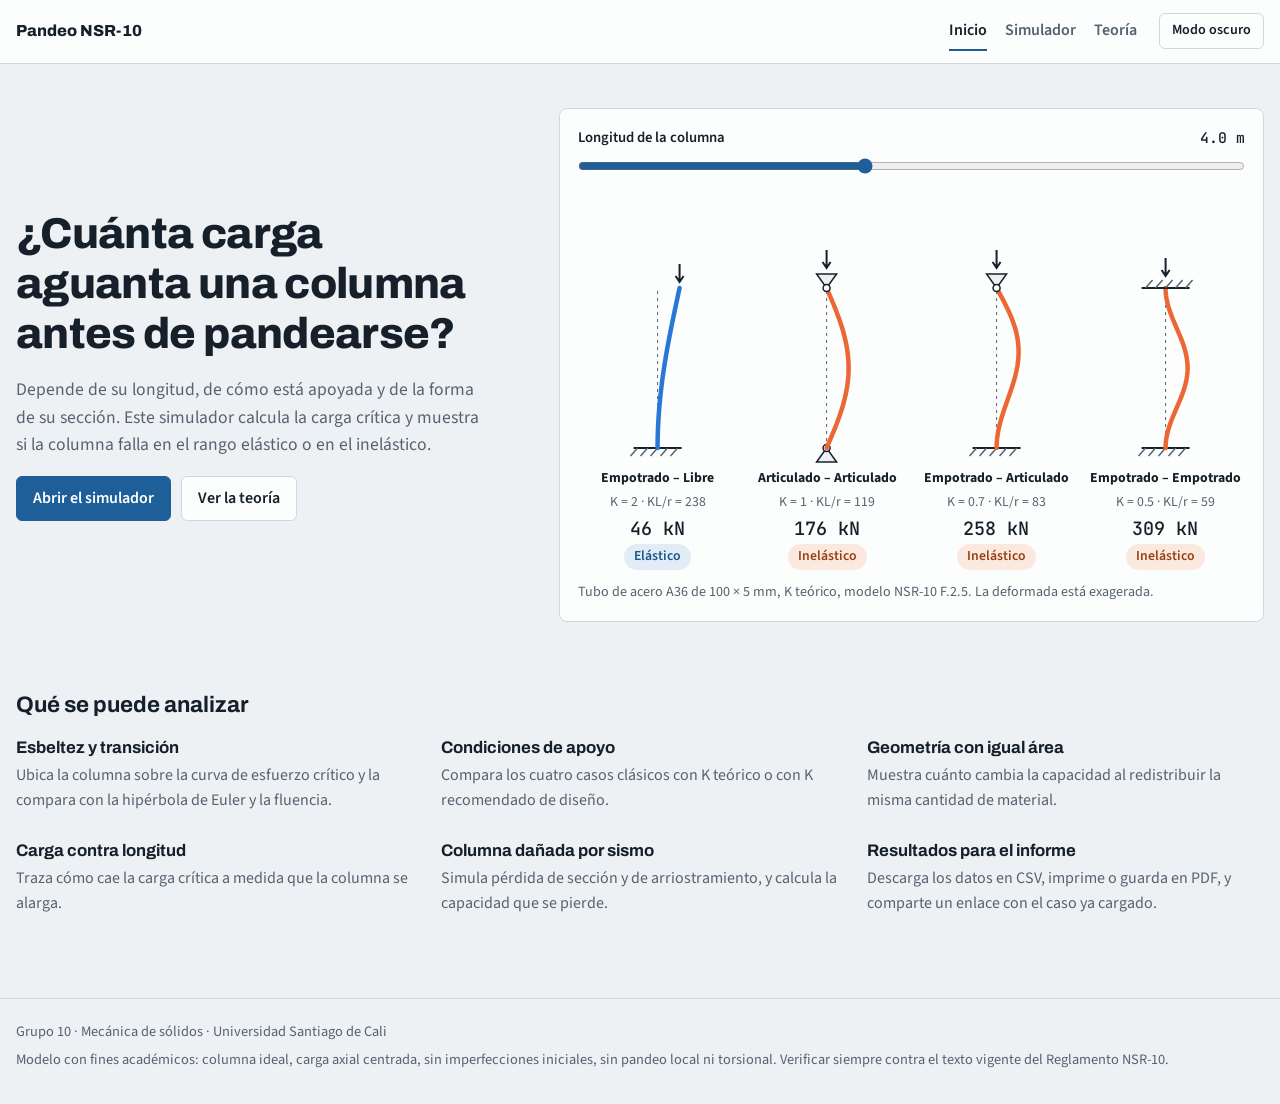
<file: index.html>
<!doctype html>
<html lang="es">
<head>
<meta charset="utf-8">
<meta name="viewport" content="width=device-width, initial-scale=1, viewport-fit=cover">
<title>Pandeo de columnas NSR-10</title>
<meta name="description" content="Simulador de la transición de pandeo elástico a inelástico en columnas. Grupo 10, Universidad Santiago de Cali.">
<meta property="og:title" content="Pandeo de columnas NSR-10">
<meta property="og:description" content="Simulador de la transición de pandeo elástico a inelástico en columnas. Grupo 10, Universidad Santiago de Cali.">
<meta property="og:type" content="website">
<meta property="og:locale" content="es_CO">
<link rel="icon" href="favicon.svg" type="image/svg+xml">
<link rel="manifest" href="manifest.webmanifest">
<script>try{var t=localStorage.getItem("tema");if(t)document.documentElement.dataset.theme=t}catch(e){}</script>
<link rel="stylesheet" href="css/styles.css">
</head>
<body>
<a class="salto" href="#contenido">Ir al contenido</a>
<header class="top"><div class="wrap"><a class="marca" href="index.html">Pandeo NSR-10</a>
<nav aria-label="Principal"><a href="index.html" aria-current="page">Inicio</a><a href="simulador.html">Simulador</a><a href="teoria.html">Teoría</a></nav>
<button class="btn s" id="tema" type="button">Modo oscuro</button></div></header>
<main id="contenido" class="wrap">
<section class="hero">
  <div>
    <h1>¿Cuánta carga aguanta una columna antes de pandearse?</h1>
    <p>Depende de su longitud, de cómo está apoyada y de la forma de su sección. Este simulador calcula la carga crítica y muestra si la columna falla en el rango elástico o en el inelástico.</p>
    <div class="acc"><a class="btn p" href="simulador.html">Abrir el simulador</a><a class="btn" href="teoria.html">Ver la teoría</a></div>
  </div>
  <div class="lamina">
    <label class="f"><span class="rh">Longitud de la columna <output id="hlOut">4.0 m</output></span><input type="range" id="hl" min="1" max="8" step="0.1" value="4"></label>
    <div id="columnas"></div>
    <p class="note">Tubo de acero A36 de 100 × 5 mm, K teórico, modelo NSR-10 F.2.5. La deformada está exagerada.</p>
  </div>
</section>
<section class="sec"><h2>Qué se puede analizar</h2><div class="tres">
  <div><h3>Esbeltez y transición</h3><p>Ubica la columna sobre la curva de esfuerzo crítico y la compara con la hipérbola de Euler y la fluencia.</p></div>
  <div><h3>Condiciones de apoyo</h3><p>Compara los cuatro casos clásicos con K teórico o con K recomendado de diseño.</p></div>
  <div><h3>Geometría con igual área</h3><p>Muestra cuánto cambia la capacidad al redistribuir la misma cantidad de material.</p></div>
  <div><h3>Carga contra longitud</h3><p>Traza cómo cae la carga crítica a medida que la columna se alarga.</p></div>
  <div><h3>Columna dañada por sismo</h3><p>Simula pérdida de sección y de arriostramiento, y calcula la capacidad que se pierde.</p></div>
  <div><h3>Resultados para el informe</h3><p>Descarga los datos en CSV, imprime o guarda en PDF, y comparte un enlace con el caso ya cargado.</p></div>
</div></section>
</main>
<footer class="pie"><div class="wrap"><p>Grupo 10 · Mecánica de sólidos · Universidad Santiago de Cali</p>
<p>Modelo con fines académicos: columna ideal, carga axial centrada, sin imperfecciones iniciales, sin pandeo local ni torsional. Verificar siempre contra el texto vigente del Reglamento NSR-10.</p></div></footer>
<script src="js/site.js"></script>
<script src="js/calc.js"></script>
<script src="js/home.js"></script>
</body>
</html>
</file>
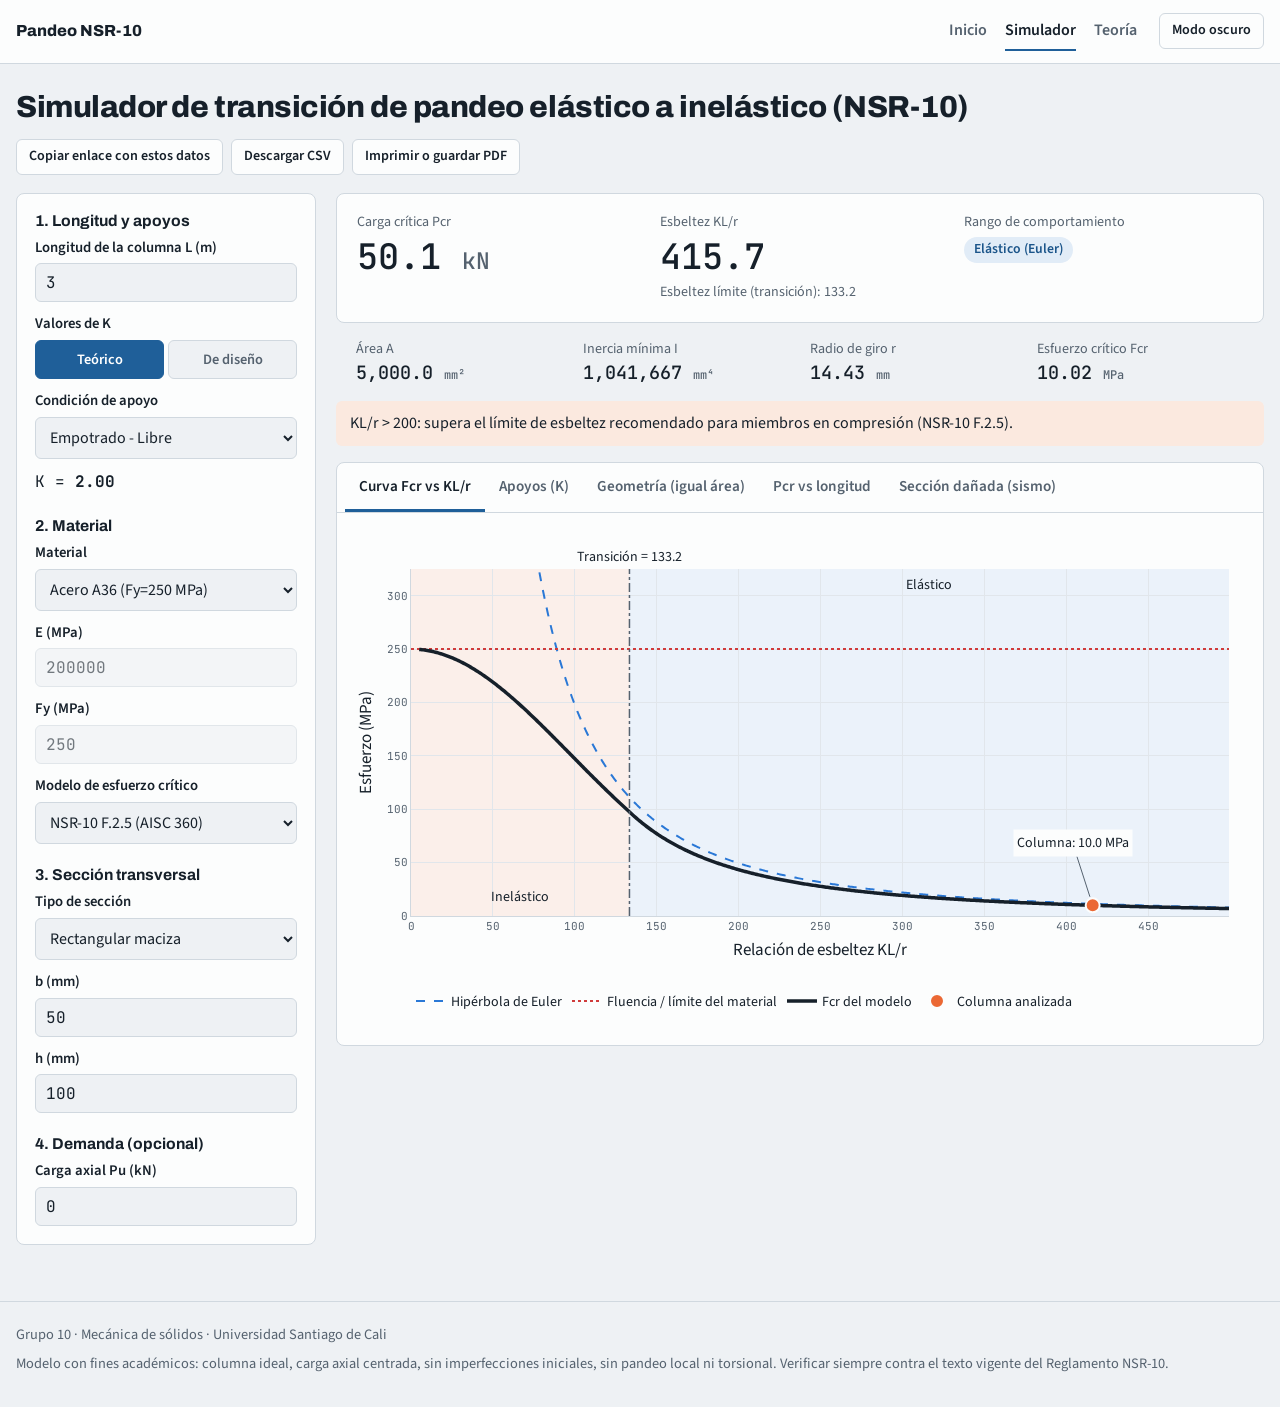
<file: simulador.html>
<!doctype html>
<html lang="es">
<head>
<meta charset="utf-8">
<meta name="viewport" content="width=device-width, initial-scale=1, viewport-fit=cover">
<title>Simulador de pandeo NSR-10</title>
<meta name="description" content="Calcule la carga crítica de una columna según NSR-10, Euler-Johnson o Euler truncado.">
<meta property="og:title" content="Simulador de pandeo NSR-10">
<meta property="og:description" content="Calcule la carga crítica de una columna según NSR-10, Euler-Johnson o Euler truncado.">
<meta property="og:type" content="website">
<meta property="og:locale" content="es_CO">
<link rel="icon" href="favicon.svg" type="image/svg+xml">
<link rel="manifest" href="manifest.webmanifest">
<script>try{var t=localStorage.getItem("tema");if(t)document.documentElement.dataset.theme=t}catch(e){}</script>
<link rel="stylesheet" href="css/styles.css">
</head>
<body>
<a class="salto" href="#contenido">Ir al contenido</a>
<header class="top"><div class="wrap"><a class="marca" href="index.html">Pandeo NSR-10</a>
<nav aria-label="Principal"><a href="index.html">Inicio</a><a href="simulador.html" aria-current="page">Simulador</a><a href="teoria.html">Teoría</a></nav>
<button class="btn s" id="tema" type="button">Modo oscuro</button></div></header>
<main id="contenido" class="wrap">
<div class="cab">
  <h1>Simulador de transición de pandeo elástico a inelástico (NSR-10)</h1>
  <div class="herr"><button class="btn s" id="bLink" type="button">Copiar enlace con estos datos</button><button class="btn s" id="bCsv" type="button">Descargar CSV</button><button class="btn s" id="bPrint" type="button">Imprimir o guardar PDF</button><span id="aviso" role="status"></span></div>
</div>
<div id="barra" aria-hidden="true"></div>
<div class="app">
<form class="ent" id="entradas" autocomplete="off" aria-label="Datos de entrada">
  <fieldset class="g"><legend>1. Longitud y apoyos</legend>
    <label class="f">Longitud de la columna L (m)<input type="number" inputmode="decimal" id="L" min="0.2" max="30" step="0.1" value="3"></label>
    <div class="f">Valores de K<div class="seg" role="group" aria-label="Valores de K"><button type="button" id="kT" aria-pressed="true">Teórico</button><button type="button" id="kD" aria-pressed="false">De diseño</button></div></div>
    <label class="f">Condición de apoyo<select id="apoyo"></select></label>
    <div class="mono">K = <b id="kOut"></b></div>
  </fieldset>
  <fieldset class="g"><legend>2. Material</legend>
    <label class="f">Material<select id="mat"></select></label>
    <div class="g" id="steelBox">
      <label class="f">E (MPa)<input type="number" inputmode="decimal" id="E" min="10000" max="250000" step="1000" value="200000"></label>
      <label class="f">Fy (MPa)<input type="number" inputmode="decimal" id="Fy" min="100" max="700" step="5" value="250"></label>
    </div>
    <div class="g" id="concBox" hidden>
      <label class="f">f'c (MPa)<input type="number" inputmode="decimal" id="fc" min="14" max="70" step="1" value="21"></label>
      <label class="f"><span class="rh">βdns (sostenida / total) <output id="bdOut"></output></span><input type="range" id="bd" min="0" max="1" step="0.05" value="0.6"></label>
      <div class="note mono" id="concNote"></div>
    </div>
    <label class="f">Modelo de esfuerzo crítico<select id="modelo"></select></label>
  </fieldset>
  <fieldset class="g"><legend>3. Sección transversal</legend>
    <label class="f">Tipo de sección<select id="tipo"></select></label>
    <div class="g" id="dimsBox"></div>
  </fieldset>
  <fieldset class="g"><legend>4. Demanda (opcional)</legend>
    <label class="f">Carga axial Pu (kN)<input type="number" inputmode="decimal" id="Pu" min="0" max="100000" step="10" value="0"></label>
  </fieldset>
</form>
<div class="res">
  <div class="msg err" id="errBox" role="alert" hidden>El espesor t debe ser menor que la mitad de la menor dimensión exterior.</div>
  <div id="results">
    <div id="resumen"></div>
    <div id="principal"></div>
    <div id="metrics"></div>
    <div id="msgs"></div>
    <div class="panel">
      <div id="tabs" role="tablist" aria-label="Análisis"><button role="tab" type="button">Curva Fcr vs KL/r</button><button role="tab" type="button">Apoyos (K)</button><button role="tab" type="button">Geometría (igual área)</button><button role="tab" type="button">Pcr vs longitud</button><button role="tab" type="button">Sección dañada (sismo)</button></div>
      <div class="tabpanel" role="tabpanel"><div class="plot" id="plot0"></div></div>
      <div class="tabpanel" role="tabpanel" hidden><div class="tw" id="tbl1"></div><h3>Carga crítica según condición de apoyo</h3><div class="plot" id="plot1"></div></div>
      <div class="tabpanel" role="tabpanel" hidden><p>Mismo material, longitud, K y <strong>misma área</strong>: solo cambia la distribución del material.</p>
        <div class="ctr"><label class="f"><span class="rh">Relación D/t (o b/t) de los tubos <output id="razonOut"></output></span><input type="range" id="razon" min="8" max="60" step="1" value="25"></label></div>
        <div class="tw" id="tbl2"></div><div class="plot" id="plot2"></div></div>
      <div class="tabpanel" role="tabpanel" hidden><div class="plot" id="plot3"></div></div>
      <div class="tabpanel" role="tabpanel" hidden><p>Compara la columna íntegra con una que perdió sección, arriostramiento (cambio de K) o ambos, como tras un sismo.</p>
        <div class="ctr"><label class="f"><span class="rh">Pérdida de sección <output id="pctOut"></output></span><input type="range" id="pct" min="0" max="40" step="1" value="15"><span class="note">Reduce las dimensiones; en tubos, el espesor.</span></label><label class="f">Apoyo tras el daño<select id="apoyoD"></select></label></div>
        <div class="tw" id="tbl4"></div><div><span class="k">Pérdida de capacidad crítica</span><div class="loss" id="lossOut"></div></div><div class="plot" id="plot4"></div></div>
    </div>
  </div>
</div>
</div>
</main>
<footer class="pie"><div class="wrap"><p>Grupo 10 · Mecánica de sólidos · Universidad Santiago de Cali</p>
<p>Modelo con fines académicos: columna ideal, carga axial centrada, sin imperfecciones iniciales, sin pandeo local ni torsional. Verificar siempre contra el texto vigente del Reglamento NSR-10.</p></div></footer>
<script src="js/site.js"></script>
<script src="js/plotly-basic.min.js"></script>
<script src="js/calc.js"></script>
<script src="js/sim.js"></script>
</body>
</html>
</file>
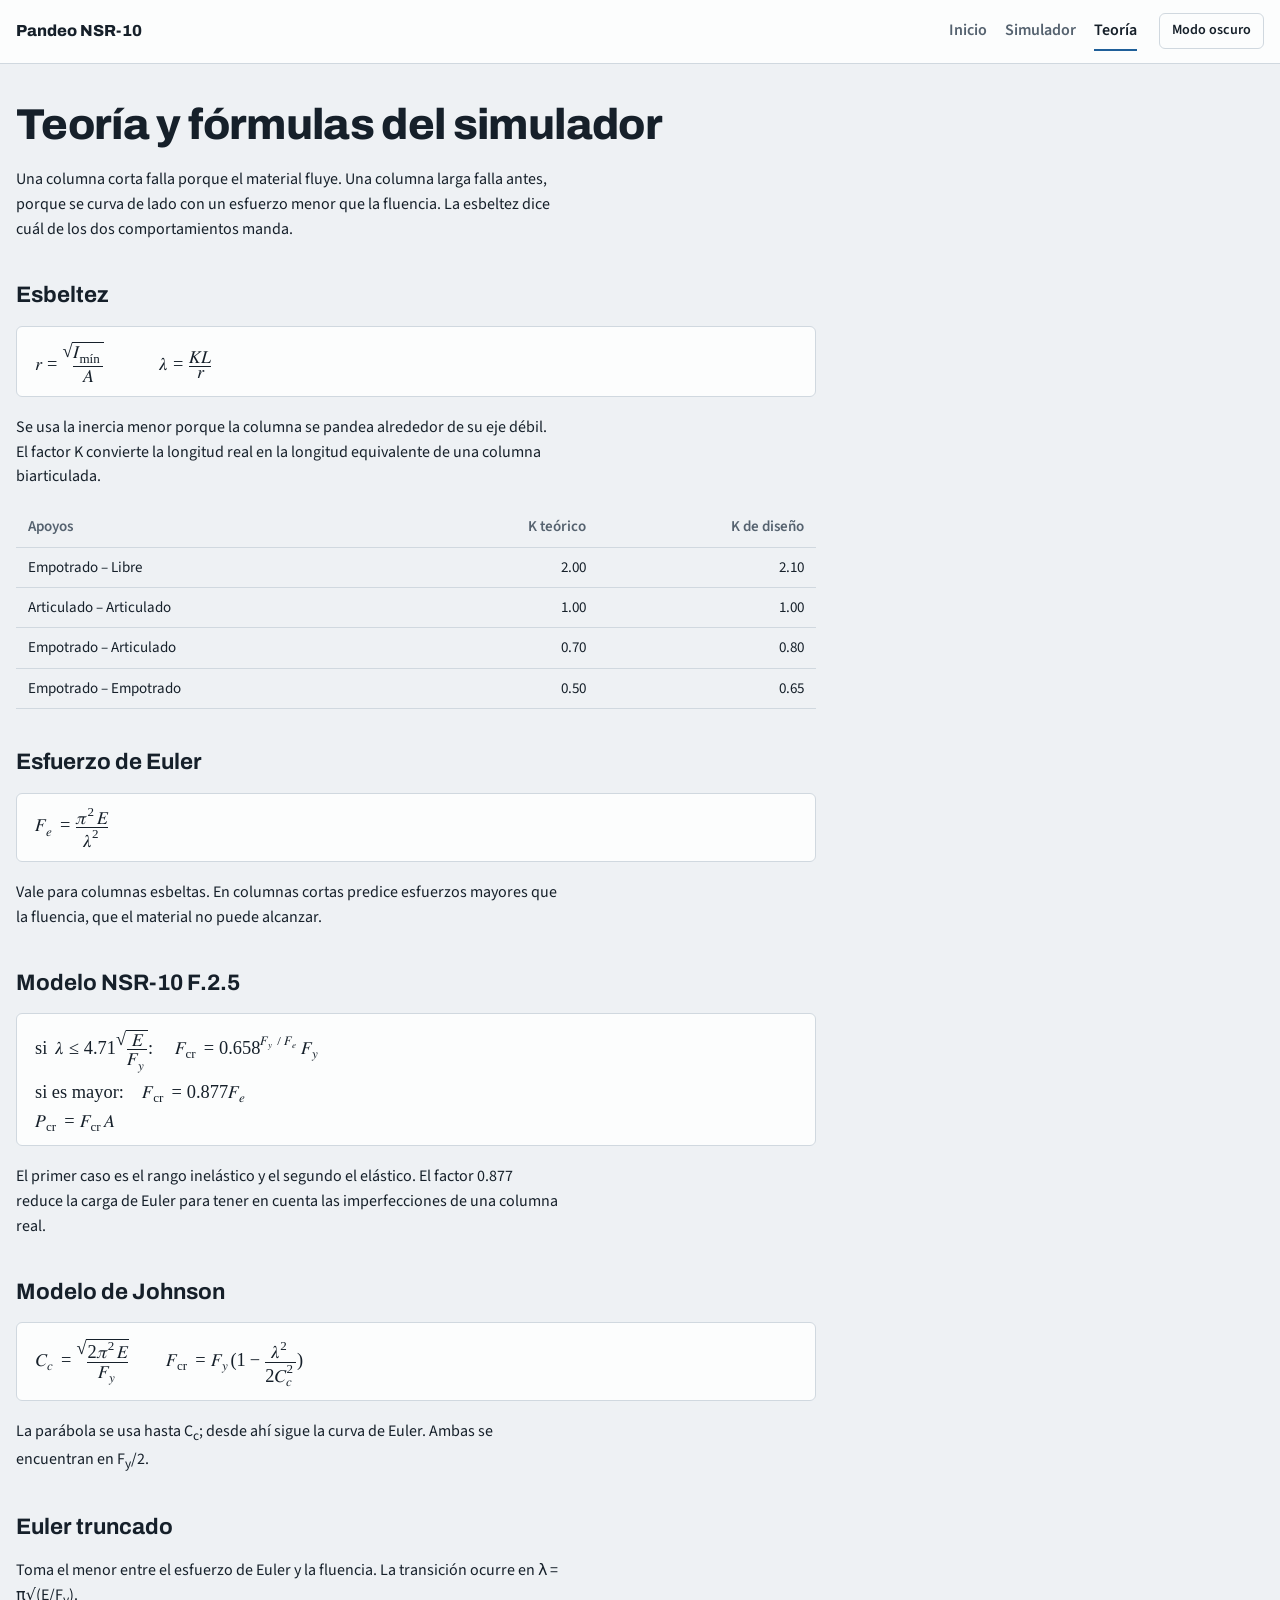
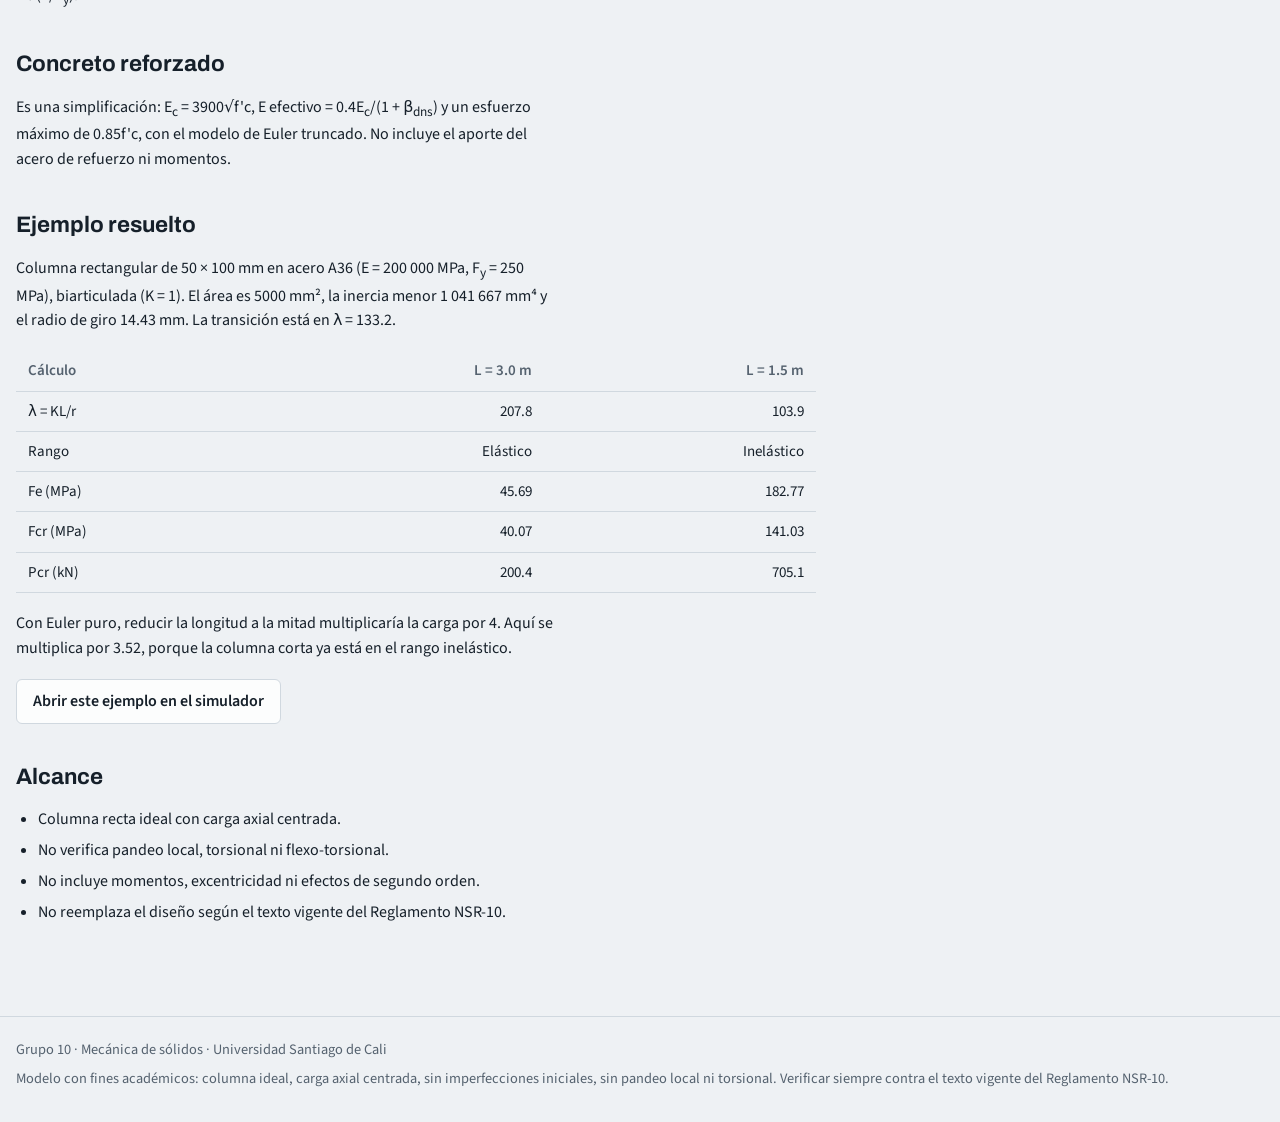
<file: teoria.html>
<!doctype html>
<html lang="es">
<head>
<meta charset="utf-8">
<meta name="viewport" content="width=device-width, initial-scale=1, viewport-fit=cover">
<title>Teoría del pandeo de columnas</title>
<meta name="description" content="Fórmulas usadas por el simulador: Euler, NSR-10 F.2.5, Johnson, esbeltez, factor K y un ejemplo resuelto.">
<meta property="og:title" content="Teoría del pandeo de columnas">
<meta property="og:description" content="Fórmulas usadas por el simulador: Euler, NSR-10 F.2.5, Johnson, esbeltez, factor K y un ejemplo resuelto.">
<meta property="og:type" content="website">
<meta property="og:locale" content="es_CO">
<link rel="icon" href="favicon.svg" type="image/svg+xml">
<link rel="manifest" href="manifest.webmanifest">
<script>try{var t=localStorage.getItem("tema");if(t)document.documentElement.dataset.theme=t}catch(e){}</script>
<link rel="stylesheet" href="css/styles.css">
</head>
<body>
<a class="salto" href="#contenido">Ir al contenido</a>
<header class="top"><div class="wrap"><a class="marca" href="index.html">Pandeo NSR-10</a>
<nav aria-label="Principal"><a href="index.html">Inicio</a><a href="simulador.html">Simulador</a><a href="teoria.html" aria-current="page">Teoría</a></nav>
<button class="btn s" id="tema" type="button">Modo oscuro</button></div></header>
<main id="contenido" class="wrap"><article class="doc">
<h1>Teoría y fórmulas del simulador</h1>
<p>Una columna corta falla porque el material fluye. Una columna larga falla antes, porque se curva de lado con un esfuerzo menor que la fluencia. La esbeltez dice cuál de los dos comportamientos manda.</p>
<h2>Esbeltez</h2>
<div class="eq"><math displaystyle="true"><mi>r</mi><mo>=</mo><msqrt><mfrac><msub><mi>I</mi><mtext>mín</mtext></msub><mi>A</mi></mfrac></msqrt><mspace width="3em"></mspace><mi>λ</mi><mo>=</mo><mfrac><mrow><mi>K</mi><mi>L</mi></mrow><mi>r</mi></mfrac></math></div>
<p>Se usa la inercia menor porque la columna se pandea alrededor de su eje débil. El factor K convierte la longitud real en la longitud equivalente de una columna biarticulada.</p>
<div class="tw"><table><thead><tr><th scope="col">Apoyos</th><th scope="col" class="n">K teórico</th><th scope="col" class="n">K de diseño</th></tr></thead><tbody>
<tr><td>Empotrado – Libre</td><td class="n">2.00</td><td class="n">2.10</td></tr><tr><td>Articulado – Articulado</td><td class="n">1.00</td><td class="n">1.00</td></tr><tr><td>Empotrado – Articulado</td><td class="n">0.70</td><td class="n">0.80</td></tr><tr><td>Empotrado – Empotrado</td><td class="n">0.50</td><td class="n">0.65</td></tr></tbody></table></div>
<h2>Esfuerzo de Euler</h2>
<div class="eq"><math displaystyle="true"><msub><mi>F</mi><mi>e</mi></msub><mo>=</mo><mfrac><mrow><msup><mi>π</mi><mn>2</mn></msup><mi>E</mi></mrow><msup><mi>λ</mi><mn>2</mn></msup></mfrac></math></div>
<p>Vale para columnas esbeltas. En columnas cortas predice esfuerzos mayores que la fluencia, que el material no puede alcanzar.</p>
<h2>Modelo NSR-10 F.2.5</h2>
<div class="eq">
<math displaystyle="true"><mtext>si</mtext><mspace width="0.4em"></mspace><mi>λ</mi><mo>≤</mo><mn>4.71</mn><msqrt><mfrac><mi>E</mi><msub><mi>F</mi><mi>y</mi></msub></mfrac></msqrt><mo>:</mo><mspace width="1em"></mspace><msub><mi>F</mi><mi>cr</mi></msub><mo>=</mo><msup><mn>0.658</mn><mrow><msub><mi>F</mi><mi>y</mi></msub><mo>/</mo><msub><mi>F</mi><mi>e</mi></msub></mrow></msup><msub><mi>F</mi><mi>y</mi></msub></math>
<math displaystyle="true"><mtext>si es mayor:</mtext><mspace width="1em"></mspace><msub><mi>F</mi><mi>cr</mi></msub><mo>=</mo><mn>0.877</mn><msub><mi>F</mi><mi>e</mi></msub></math>
<math displaystyle="true"><msub><mi>P</mi><mi>cr</mi></msub><mo>=</mo><msub><mi>F</mi><mi>cr</mi></msub><mi>A</mi></math></div>
<p>El primer caso es el rango inelástico y el segundo el elástico. El factor 0.877 reduce la carga de Euler para tener en cuenta las imperfecciones de una columna real.</p>
<h2>Modelo de Johnson</h2>
<div class="eq"><math displaystyle="true"><msub><mi>C</mi><mi>c</mi></msub><mo>=</mo><msqrt><mfrac><mrow><mn>2</mn><msup><mi>π</mi><mn>2</mn></msup><mi>E</mi></mrow><msub><mi>F</mi><mi>y</mi></msub></mfrac></msqrt><mspace width="2em"></mspace><msub><mi>F</mi><mi>cr</mi></msub><mo>=</mo><msub><mi>F</mi><mi>y</mi></msub><mrow><mo>(</mo><mn>1</mn><mo>−</mo><mfrac><msup><mi>λ</mi><mn>2</mn></msup><mrow><mn>2</mn><msubsup><mi>C</mi><mi>c</mi><mn>2</mn></msubsup></mrow></mfrac><mo>)</mo></mrow></math></div>
<p>La parábola se usa hasta C<sub>c</sub>; desde ahí sigue la curva de Euler. Ambas se encuentran en F<sub>y</sub>/2.</p>
<h2>Euler truncado</h2>
<p>Toma el menor entre el esfuerzo de Euler y la fluencia. La transición ocurre en λ = π√(E/F<sub>y</sub>).</p>
<h2>Concreto reforzado</h2>
<p>Es una simplificación: E<sub>c</sub> = 3900√f'c, E efectivo = 0.4E<sub>c</sub>/(1 + β<sub>dns</sub>) y un esfuerzo máximo de 0.85f'c, con el modelo de Euler truncado. No incluye el aporte del acero de refuerzo ni momentos.</p>
<h2>Ejemplo resuelto</h2>
<p>Columna rectangular de 50 × 100 mm en acero A36 (E = 200 000 MPa, F<sub>y</sub> = 250 MPa), biarticulada (K = 1). El área es 5000 mm², la inercia menor 1 041 667 mm⁴ y el radio de giro 14.43 mm. La transición está en λ = 133.2.</p>
<div class="tw"><table><thead><tr><th scope="col">Cálculo</th><th scope="col" class="n">L = 3.0 m</th><th scope="col" class="n">L = 1.5 m</th></tr></thead><tbody id="ej"></tbody></table></div>
<p>Con Euler puro, reducir la longitud a la mitad multiplicaría la carga por 4. Aquí se multiplica por <span id="ejf"></span>, porque la columna corta ya está en el rango inelástico.</p>
<p><a class="btn" href="simulador.html?L=3&amp;k=t&amp;ap=1&amp;m=0&amp;mod=0&amp;s=0&amp;b=50&amp;h=100">Abrir este ejemplo en el simulador</a></p>
<h2>Alcance</h2>
<ul><li>Columna recta ideal con carga axial centrada.</li><li>No verifica pandeo local, torsional ni flexo-torsional.</li><li>No incluye momentos, excentricidad ni efectos de segundo orden.</li><li>No reemplaza el diseño según el texto vigente del Reglamento NSR-10.</li></ul>
</article></main>
<footer class="pie"><div class="wrap"><p>Grupo 10 · Mecánica de sólidos · Universidad Santiago de Cali</p>
<p>Modelo con fines académicos: columna ideal, carga axial centrada, sin imperfecciones iniciales, sin pandeo local ni torsional. Verificar siempre contra el texto vigente del Reglamento NSR-10.</p></div></footer>
<script src="js/site.js"></script>
<script src="js/calc.js"></script>
<script>
(() => {
  const r = l => Pandeo.resolver("Rectangular maciza", { b: 50, h: 100 }, l, 1, 200000, 250, Pandeo.MODELOS[0]), a = r(3000), b = r(1500);
  document.getElementById("ej").innerHTML = [["λ = KL/r", x => x.lam.toFixed(1)], ["Rango", x => x.elastico ? "Elástico" : "Inelástico"], ["Fe (MPa)", x => x.Fe.toFixed(2)], ["Fcr (MPa)", x => x.Fcr.toFixed(2)], ["Pcr (kN)", x => x.Pcr.toFixed(1)]]
    .map(([n, f]) => `<tr><td>${n}</td><td class="n">${f(a)}</td><td class="n">${f(b)}</td></tr>`).join("");
  document.getElementById("ejf").textContent = (b.Pcr / a.Pcr).toFixed(2);
})();
</script>
</body>
</html>
</file>
<file: css/styles.css>
/* Lámina técnica: neutros de acero, azul = rango elástico, naranja = rango inelástico. */
@font-face { font-family: "Archivo"; src: url("../fonts/archivo.woff2") format("woff2"); font-weight: 100 900; font-display: swap; }
@font-face { font-family: "SourceSans"; src: url("../fonts/source-sans-3.woff2") format("woff2"); font-weight: 200 900; font-display: swap; }
@font-face { font-family: "JetBrains Mono"; src: url("../fonts/jetbrains-mono.woff2") format("woff2"); font-weight: 100 800; font-display: swap; }
:root {
  --bg: #eef1f4; --panel: #fcfdfd; --fg: #16202a; --muted: #55626f; --line: #d0d8df; --grid: #e1e6eb;
  --accent: #1f5f99; --on-accent: #ffffff; --el-soft: #e1ecf7; --el-ink: #1b558a; --in-soft: #fbe9df; --in-ink: #97400f;
  --s1: #2a78d6; --s2: #eb6834; --s3: #1baf7a; --s4: #eda100; --ok: #0c8a3a; --danger: #d03b3b; --danger-soft: #fbe6e4;
  --f-display: "Archivo", "Segoe UI", system-ui, sans-serif; --f-body: "SourceSans", "Segoe UI", system-ui, sans-serif; --f-mono: "JetBrains Mono", ui-monospace, Consolas, monospace;
}
@media (prefers-color-scheme: dark) { :root:not([data-theme="light"]) {
  --bg: #0e1319; --panel: #161d25; --fg: #e4e9ee; --muted: #9ba8b5; --line: #2c3743; --grid: #25303b;
  --accent: #6cb0ee; --on-accent: #0b1520; --el-soft: #1a2c40; --el-ink: #8cc4f7; --in-soft: #38251a; --in-ink: #f7ab7c;
  --s1: #3987e5; --s2: #d95926; --s3: #199e70; --s4: #c98500; --ok: #35b565; --danger: #e8685c; --danger-soft: #3a1f1d; color-scheme: dark; } }
:root[data-theme="dark"] {
  --bg: #0e1319; --panel: #161d25; --fg: #e4e9ee; --muted: #9ba8b5; --line: #2c3743; --grid: #25303b;
  --accent: #6cb0ee; --on-accent: #0b1520; --el-soft: #1a2c40; --el-ink: #8cc4f7; --in-soft: #38251a; --in-ink: #f7ab7c;
  --s1: #3987e5; --s2: #d95926; --s3: #199e70; --s4: #c98500; --ok: #35b565; --danger: #e8685c; --danger-soft: #3a1f1d; color-scheme: dark; }
* { box-sizing: border-box; }
[hidden] { display: none !important; }
body { margin: 0; background: var(--bg); color: var(--fg); font: 16px/1.55 var(--f-body); }
.wrap { max-width: 1320px; margin: 0 auto; padding-left: max(16px, env(safe-area-inset-left)); padding-right: max(16px, env(safe-area-inset-right)); }
a { color: var(--accent); }
:focus-visible { outline: 2px solid var(--accent); outline-offset: 2px; }
h1, h2, h3 { font-family: var(--f-display); line-height: 1.15; text-wrap: balance; margin: 0; }
h1 { font-weight: 800; font-size: clamp(1.7rem, 4vw, 2.7rem); letter-spacing: -0.015em; }
h2 { font-weight: 700; font-size: 1.4rem; }
h3 { font-weight: 700; font-size: 1.05rem; }
p { margin: 0; }
.salto { position: absolute; left: -999px; }
.salto:focus { left: 8px; top: 8px; background: var(--panel); padding: 8px 12px; z-index: 20; }

.top { background: var(--panel); border-bottom: 1px solid var(--line); }
.top .wrap { display: flex; flex-wrap: wrap; align-items: center; gap: 6px 22px; padding-block: 12px; }
.marca { font-family: var(--f-display); font-weight: 800; text-decoration: none; color: var(--fg); margin-right: auto; }
.top nav { display: flex; flex-wrap: wrap; gap: 4px 18px; }
.top nav a { color: var(--muted); text-decoration: none; font-weight: 600; padding-block: 6px; border-bottom: 2px solid transparent; }
.top nav a:hover { color: var(--fg); }
.top nav a[aria-current] { color: var(--fg); border-color: var(--accent); }
.btn { font: inherit; font-weight: 600; display: inline-block; padding: 9px 16px; border-radius: 6px; border: 1px solid var(--line); background: var(--panel); color: var(--fg); text-decoration: none; cursor: pointer; }
.btn:hover { border-color: var(--accent); }
.btn.p { background: var(--accent); border-color: var(--accent); color: var(--on-accent); }
.btn.s { font-size: 0.88rem; padding: 6px 12px; }
.pie { border-top: 1px solid var(--line); margin-top: 56px; color: var(--muted); font-size: 0.9rem; }
.pie .wrap { padding-block: 22px 32px; display: grid; gap: 6px; }

.hero { display: grid; grid-template-columns: minmax(0, 5fr) minmax(0, 7fr); gap: 40px; align-items: center; padding-block: 44px; }
.hero > div:first-child { display: grid; gap: 18px; }
.hero > div:first-child p { color: var(--muted); font-size: 1.1rem; max-width: 52ch; }
.acc { display: flex; flex-wrap: wrap; gap: 10px; }
.lamina { background: var(--panel); border: 1px solid var(--line); border-radius: 8px; padding: 18px; min-width: 0; }
.lamina .note { margin-top: 12px; }
#columnas { display: grid; grid-template-columns: repeat(4, minmax(0, 1fr)); gap: 10px; }
#columnas figure { margin: 0; min-width: 0; }
#columnas svg { display: block; width: 100%; height: 290px; }
#columnas figcaption { display: grid; gap: 3px; justify-items: center; text-align: center; font-size: 0.86rem; color: var(--muted); }
#columnas figcaption b { color: var(--fg); }
#columnas figcaption strong { font: 500 1.15rem var(--f-mono); color: var(--fg); }
#columnas path, #columnas polyline { fill: none; stroke: var(--muted); stroke-width: 1.5; }
#columnas .eje { stroke-dasharray: 3 4; stroke-width: 1; }
#columnas .ap { stroke: var(--fg); stroke-width: 2; }
#columnas .pin { fill: var(--bg); stroke: var(--fg); }
#columnas .nudo { fill: var(--panel); stroke: var(--fg); stroke-width: 1.5; }
#columnas .col { stroke-width: 4.5; stroke-linecap: round; }
#columnas .col.el { stroke: var(--s1); }
#columnas .col.in { stroke: var(--s2); }
#columnas .carga { stroke: var(--fg); stroke-width: 2; }
.sec { padding-block: 26px; display: grid; gap: 20px; }
.tres { display: grid; grid-template-columns: repeat(auto-fit, minmax(min(340px, 100%), 1fr)); gap: 28px; }
.tres > * { display: grid; gap: 6px; align-content: start; }
.tres p { color: var(--muted); }

.chip { display: inline-block; width: fit-content; font-size: 0.86rem; font-weight: 600; padding: 2px 10px; border-radius: 99px; }
.chip.el { background: var(--el-soft); color: var(--el-ink); }
.chip.in { background: var(--in-soft); color: var(--in-ink); }

.cab { padding-block: 26px 18px; display: grid; gap: 14px; }
.cab h1 { font-size: clamp(1.4rem, 2.6vw, 1.9rem); }
.herr { display: flex; flex-wrap: wrap; align-items: center; gap: 8px; }
#aviso { color: var(--muted); font-size: 0.9rem; }
.app { display: grid; grid-template-columns: 300px minmax(0, 1fr); gap: 20px; align-items: start; }
.res { min-width: 0; }
.ent { background: var(--panel); border: 1px solid var(--line); border-radius: 8px; padding: 18px; display: grid; gap: 22px; min-width: 0; }
.g { display: grid; gap: 11px; border: 0; padding: 0; margin: 0; min-width: 0; }
.g > legend { font: 700 0.98rem var(--f-display); padding: 0 0 8px; }
.f { display: grid; gap: 4px; font-size: 0.92rem; font-weight: 600; }
input[type=number], select { font: 400 1rem var(--f-body); width: 100%; min-width: 0; padding: 8px 10px; border: 1px solid var(--line); border-radius: 6px; background: var(--bg); color: var(--fg); }
input[type=number] { font-family: var(--f-mono); }
input:disabled { opacity: 0.6; }
input[type=range] { width: 100%; margin: 4px 0; accent-color: var(--accent); }
.rh { display: flex; justify-content: space-between; gap: 8px; }
output { font-family: var(--f-mono); font-weight: 500; }
.seg { display: grid; grid-template-columns: 1fr 1fr; gap: 4px; }
.seg button { font: 600 0.9rem var(--f-body); padding: 8px 6px; border: 1px solid var(--line); border-radius: 6px; background: var(--bg); color: var(--muted); cursor: pointer; }
.seg button[aria-pressed=true] { background: var(--accent); border-color: var(--accent); color: var(--on-accent); }
.note { font-size: 0.88rem; color: var(--muted); font-weight: 400; }
.mono { font-family: var(--f-mono); }
#results { display: grid; gap: 16px; min-width: 0; grid-template-columns: minmax(0, 1fr); }
#principal { display: grid; grid-template-columns: repeat(3, minmax(0, 1fr)); gap: 16px 24px; background: var(--panel); border: 1px solid var(--line); border-radius: 8px; padding: 18px 20px; }
#principal > div { display: grid; gap: 4px; align-content: start; }
.k { font-size: 0.88rem; color: var(--muted); }
.big { font: 500 clamp(1.6rem, 3vw, 2.2rem)/1.15 var(--f-mono); overflow-wrap: anywhere; }
.v { font: 500 1.15rem var(--f-mono); overflow-wrap: anywhere; }
small { color: var(--muted); font-size: 0.65em; }
#metrics { display: grid; grid-template-columns: repeat(4, minmax(0, 1fr)); gap: 12px 20px; padding: 0 20px; }
.metric { display: grid; }
#msgs { display: grid; gap: 8px; }
#msgs:empty { display: none; }
.msg { border-radius: 6px; padding: 10px 14px; }
.msg.info { background: var(--el-soft); }
.msg.warn { background: var(--in-soft); }
.msg.err { background: var(--danger-soft); }
.panel { background: var(--panel); border: 1px solid var(--line); border-radius: 8px; min-width: 0; }
#tabs { display: flex; overflow-x: auto; overflow-y: hidden; border-bottom: 1px solid var(--line); padding: 0 8px; scrollbar-width: thin; }
#tabs button { font: 600 0.95rem var(--f-body); white-space: nowrap; padding: 12px 14px; border: 0; border-bottom: 3px solid transparent; background: none; color: var(--muted); cursor: pointer; }
#tabs button:hover { color: var(--fg); }
#tabs button[aria-selected=true] { color: var(--fg); border-color: var(--accent); }
#tabs button:focus-visible { outline-offset: -3px; }
.tabpanel { padding: 16px; display: grid; gap: 16px; grid-template-columns: minmax(0, 1fr); }
.ctr { display: grid; grid-template-columns: repeat(auto-fit, minmax(min(240px, 100%), 1fr)); gap: 16px; max-width: 700px; align-items: start; }
.plot { min-height: 430px; min-width: 0; }
.tw { overflow-x: auto; }
table { border-collapse: collapse; width: 100%; font-size: 0.94rem; }
th, td { padding: 8px 12px; text-align: left; white-space: nowrap; border-bottom: 1px solid var(--line); }
th { color: var(--muted); font-weight: 600; }
.n { text-align: right; font-variant-numeric: tabular-nums; }
tr.hl td { background: var(--el-soft); }
.loss { font: 500 1.6rem var(--f-mono); }
#barra, #resumen { display: none; }

.doc { max-width: 800px; display: grid; gap: 18px; padding-block: 36px; grid-template-columns: minmax(0, 1fr); }
.doc h2 { margin-top: 22px; }
.doc p, .doc li { max-width: 68ch; }
.doc ul { margin: 0; padding-left: 22px; display: grid; gap: 6px; }
.eq { background: var(--panel); border: 1px solid var(--line); border-radius: 6px; padding: 14px 18px; overflow-x: auto; display: grid; gap: 12px; font-size: 1.15rem; }
.eq math { justify-self: start; }

@media (max-width: 900px) {
  .hero, .app { grid-template-columns: minmax(0, 1fr); }
  .hero { gap: 26px; padding-block: 28px; }
  .top nav { order: 3; width: 100%; }
  #barra { display: flex; flex-wrap: wrap; align-items: center; gap: 4px 12px; position: sticky; top: 0; z-index: 5; background: var(--panel); border-bottom: 1px solid var(--line); margin: 0 -16px 14px; padding: 8px 16px; font-size: 0.92rem; }
  #barra b { font-family: var(--f-mono); }
}
@media (max-width: 600px) {
  #columnas { grid-template-columns: repeat(2, minmax(0, 1fr)); gap: 20px 10px; }
  #columnas svg { height: 220px; }
  #metrics { grid-template-columns: repeat(2, minmax(0, 1fr)); padding: 0 4px; }
  #principal { grid-template-columns: minmax(0, 1fr); }
}
@media print {
  .top, .pie, .herr, .ent, #tabs, #barra { display: none !important; }
  #resumen { display: grid; gap: 8px; margin-bottom: 14px; }
  .app { display: block; }
  .panel, #principal { border: 0; padding-inline: 0; }
  .tabpanel { break-inside: avoid; }
}
</file>
